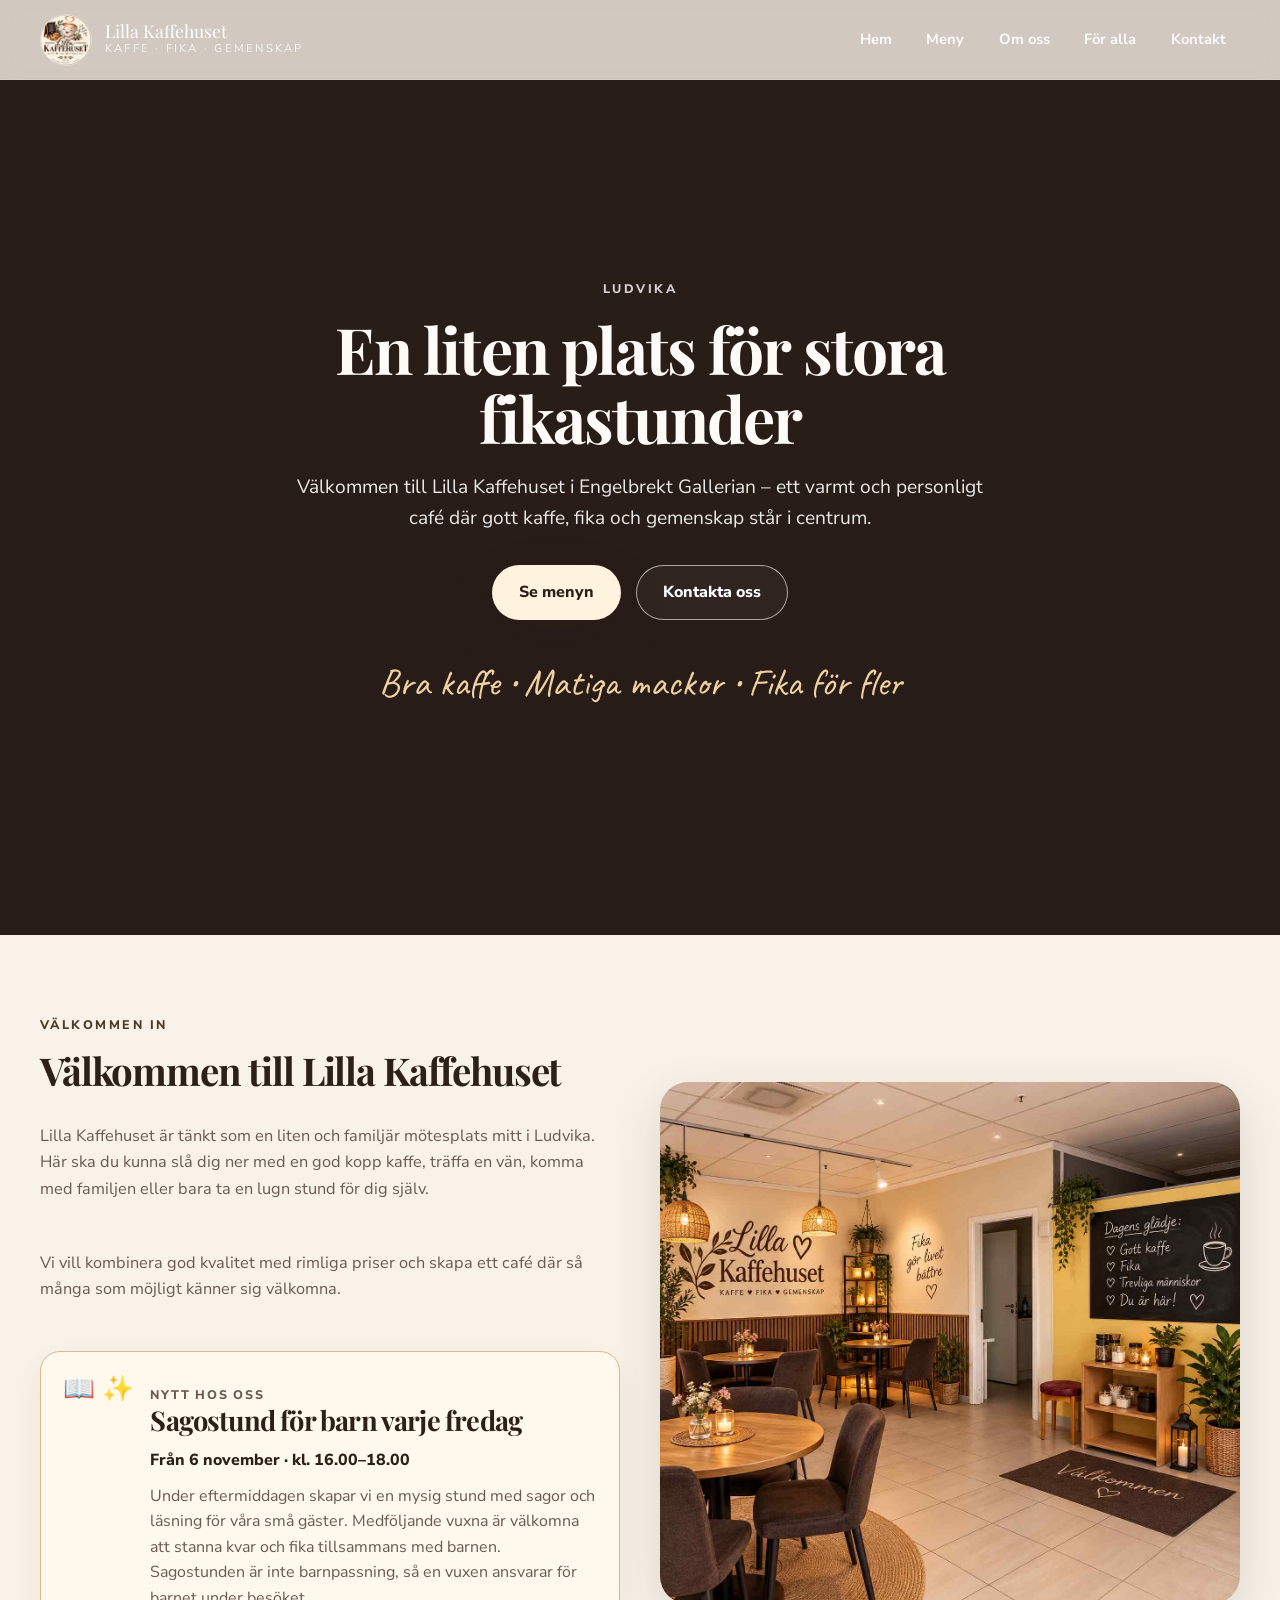
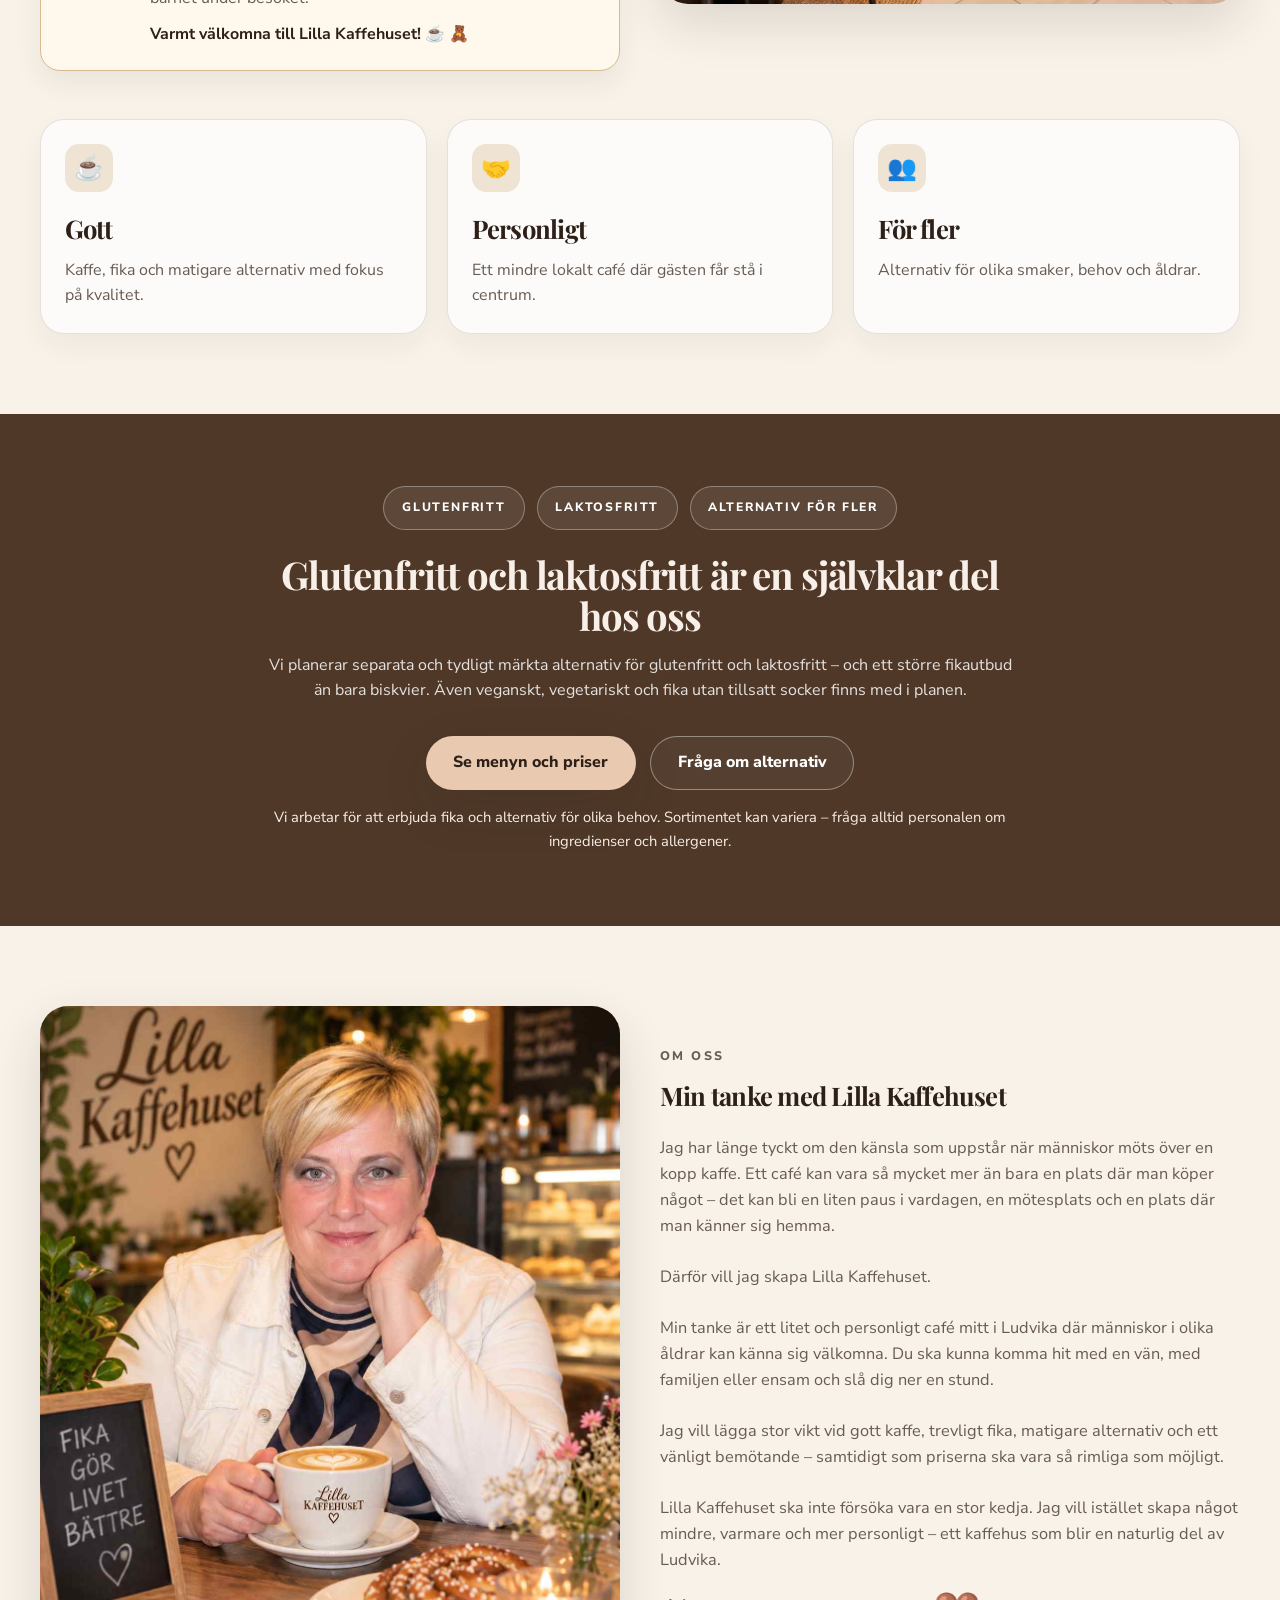
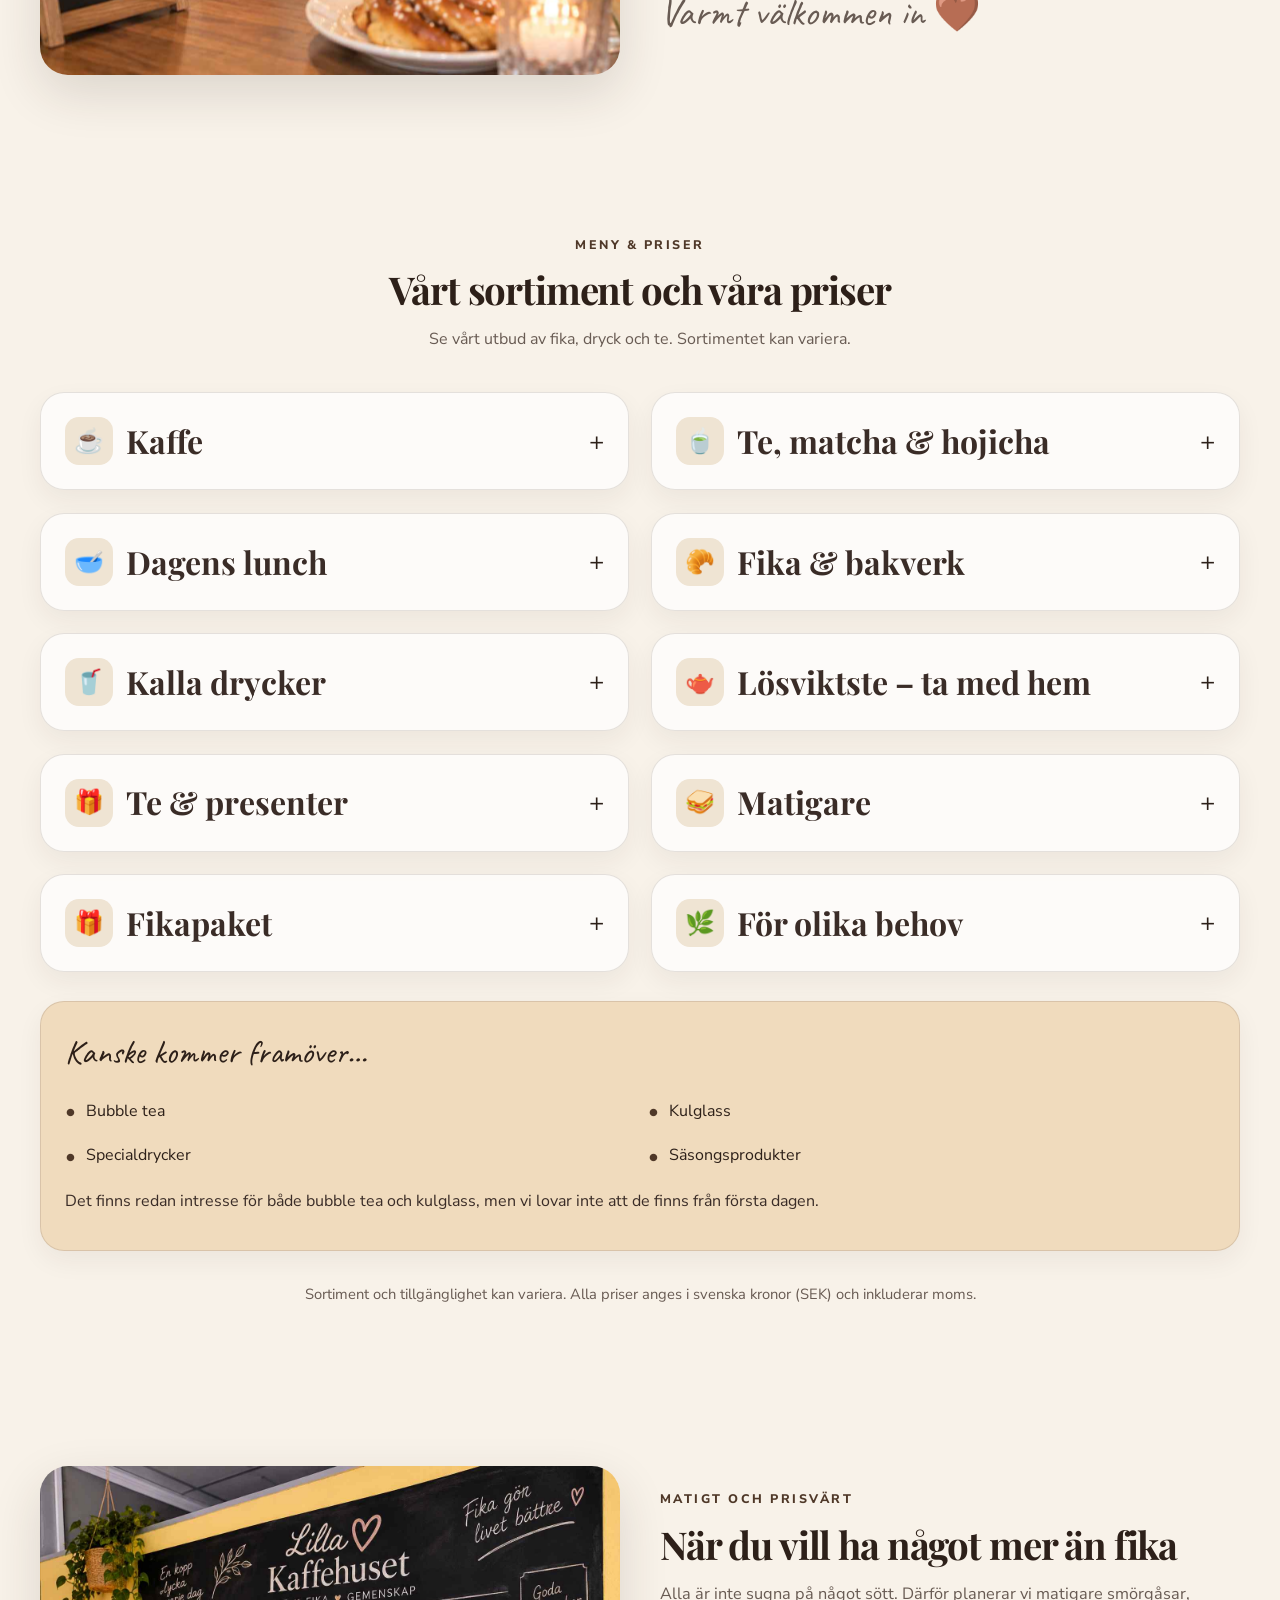
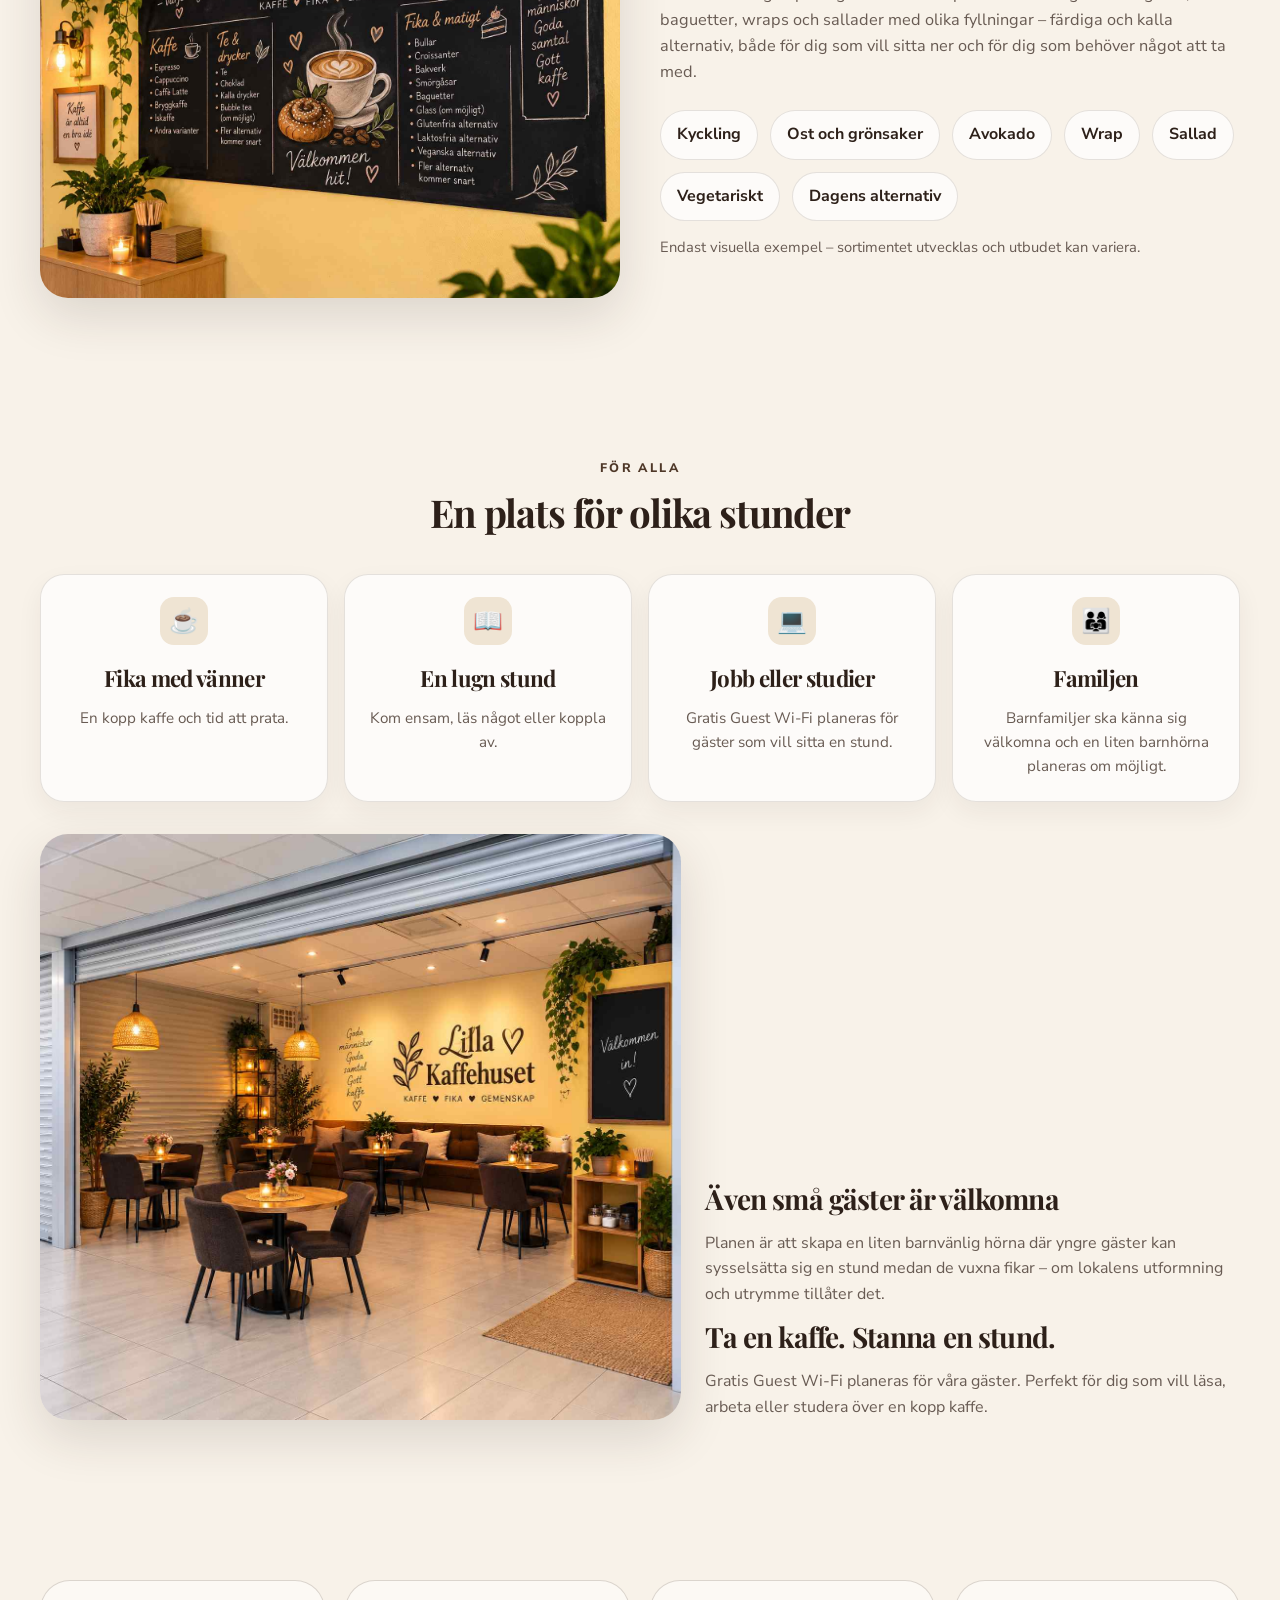
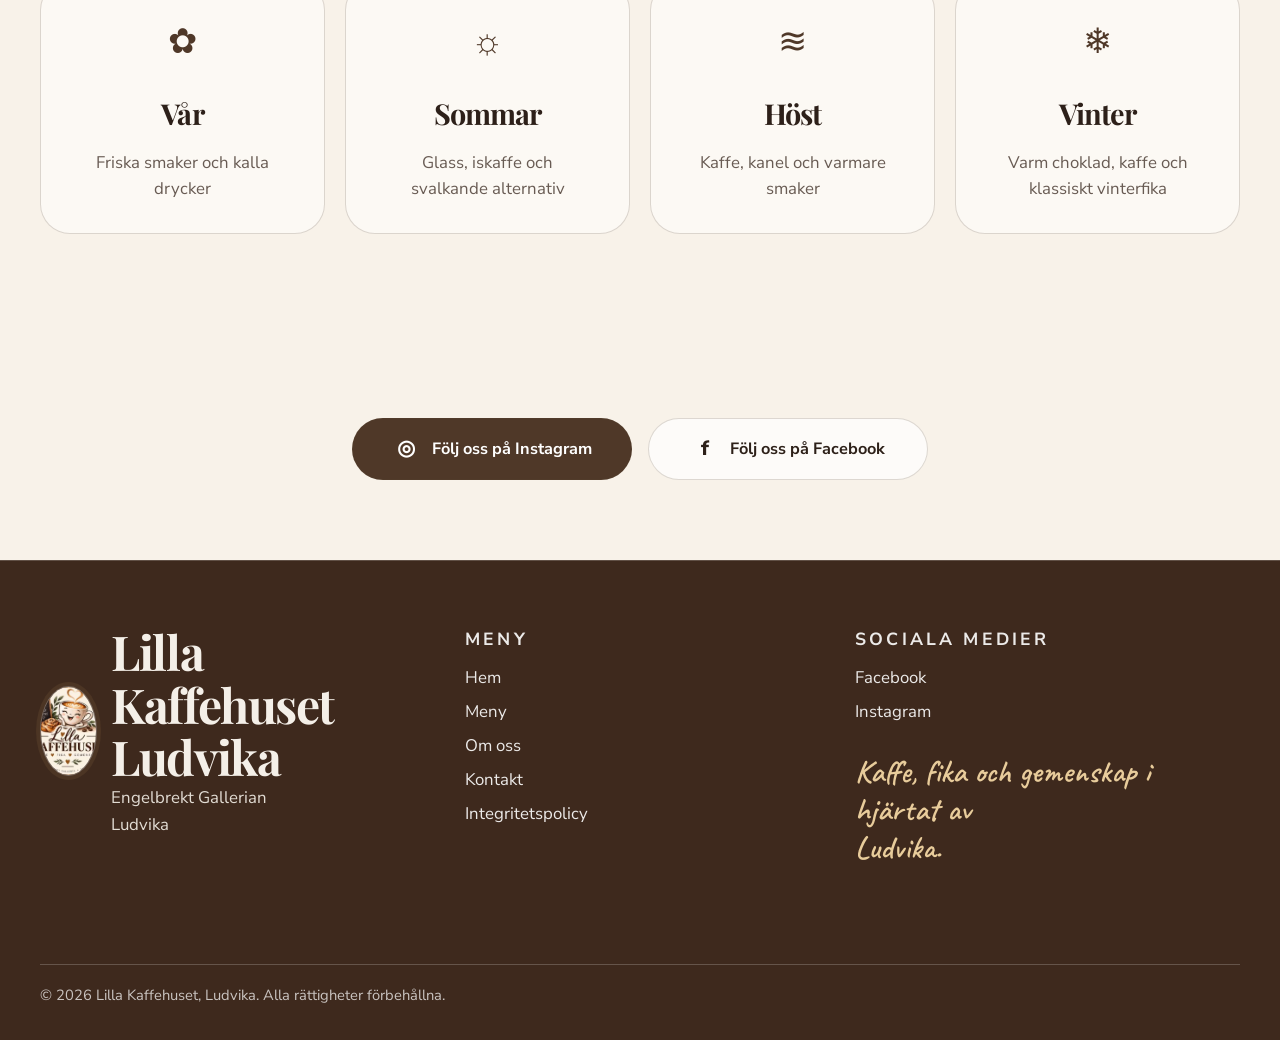
<file: index.html>
<!DOCTYPE html>
<html lang="sv-SE">
  <head>
    <meta charset="UTF-8" />
    <meta name="viewport" content="width=device-width, initial-scale=1.0" />
    <meta http-equiv="X-UA-Compatible" content="IE=edge" />
    <meta
      name="description"
      content="Lilla Kaffehuset i Engelbrekt Gallerian i Ludvika erbjuder kaffe, fika, smörgåsar och ett varmt caféutbud för familjer, vänner och studerande."
    />
    <meta
      name="keywords"
      content="Lilla Kaffehuset, café Ludvika, kaffe Ludvika, fika Ludvika, Engelbrekt Gallerian, café i Ludvika, god fika, smörgåsar i Ludvika"
    />
    <meta name="robots" content="index, follow, max-image-preview:large, max-snippet:-1, max-video-preview:-1" />
    <meta name="theme-color" content="#4f3828" />
    <meta name="author" content="Lilla Kaffehuset" />
    <meta property="og:type" content="website" />
    <meta property="og:locale" content="sv_SE" />
    <meta property="og:title" content="Lilla Kaffehuset | Café, fika och kaffe i Ludvika" />
    <meta
      property="og:description"
      content="Hitta ett varmt café i Ludvika med kaffe, fika, matigare alternativ och en personlig atmosfär i Engelbrekt Gallerian."
    />
    <meta property="og:site_name" content="Lilla Kaffehuset" />
    <meta property="og:image" content="./src/assets/logo.jpg" />
    <meta name="twitter:card" content="summary_large_image" />
    <meta name="twitter:title" content="Lilla Kaffehuset | Café, fika och kaffe i Ludvika" />
    <meta
      name="twitter:description"
      content="Café och fika i Engelbrekt Gallerian, Ludvika – goda drycker, smakfullt bakverk och plats för gemenskap."
    />
    <meta name="twitter:image" content="./src/assets/logo.jpg" />
    <title>Lilla Kaffehuset | Café, fika och kaffe i Ludvika</title>
    <link rel="icon" type="image/jpeg" href="./src/assets/logo.jpg" />
    <link rel="preconnect" href="https://fonts.googleapis.com" />
    <link rel="preconnect" href="https://fonts.gstatic.com" crossorigin />
    <link
      href="https://fonts.googleapis.com/css2?family=Caveat:wght@400;600;700&family=Nunito+Sans:wght@400;600;700;800&family=Playfair+Display:wght@600;700;800&display=swap"
      rel="stylesheet"
    />
    <link rel="stylesheet" href="styles.css" />
    <script type="application/ld+json">
      {
        "@context": "https://schema.org",
        "@type": "CafeOrCoffeeShop",
        "name": "Lilla Kaffehuset",
        "description": "Café i Engelbrekt Gallerian i Ludvika med kaffe, fika, smörgåsar och ett varmt, personligt bemötande.",
        "areaServed": "Ludvika",
        "address": {
          "@type": "PostalAddress",
          "addressLocality": "Ludvika",
          "streetAddress": "Engelbrekt Gallerian"
        },
        "servesCuisine": "Swedish",
        "sameAs": [
          "https://www.instagram.com/lillakaffehuset",
          "https://www.facebook.com/profile.php?id=61594835073064"
        ],
        "image": "./src/assets/logo.jpg"
      }
    </script>
  </head>
  <body>
    <header class="site-header">
      <div class="container nav-wrap">
        <a class="brand" href="#hem" aria-label="Lilla Kaffehuset, till toppen">
          <img src="./src/assets/logo.jpg" alt="Lilla Kaffehuset logotyp" />
          <div>
            <span class="brand-name">Lilla Kaffehuset</span>
            <span class="brand-tag">Kaffe · Fika · Gemenskap</span>
          </div>
        </a>

        <button class="menu-toggle" type="button" aria-expanded="false" aria-controls="main-navigation">
          <span class="menu-toggle-label">Meny</span>
          <span class="menu-toggle-icon" aria-hidden="true"><span></span><span></span><span></span></span>
        </button>

        <nav id="main-navigation" class="main-nav" aria-label="Huvudmeny">
          <a href="#hem">Hem</a>
          <a href="#meny">Meny</a>
          <a href="#om-oss">Om oss</a>
          <a href="#for-alla">För alla</a>
          <a href="#kontakt">Kontakt</a>
        </nav>
      </div>
    </header>

    <main>
      <section id="hem" class="hero">
        <video
          class="hero-video"
          src="./src/assets/hero-video.mp4"
          autoplay
          muted
          loop
          playsinline
          aria-hidden="true"
        ></video>
        <div class="hero-overlay"></div>
        <div class="container hero-content">
          <p class="eyebrow light">Ludvika</p>
          <h1>En liten plats för stora fikastunder</h1>
          <p class="lead">
            Välkommen till Lilla Kaffehuset i Engelbrekt Gallerian – ett varmt och personligt café
            där gott kaffe, fika och gemenskap står i centrum.
          </p>
          <div class="hero-actions">
            <a class="button primary" href="#meny">Se menyn</a>
            <a class="button secondary" href="#kontakt">Kontakta oss</a>
          </div>
          <p class="signature">Bra kaffe • Matiga mackor • Fika för fler</p>
        </div>
      </section>

      <section class="welcome section-light">
        <div class="container two-col">
          <div>
            <p class="eyebrow">Välkommen in</p>
            <h2>Välkommen till Lilla Kaffehuset</h2>
            <div class="copy-block">
              <p>
                Lilla Kaffehuset är tänkt som en liten och familjär mötesplats mitt i Ludvika. Här
                ska du kunna slå dig ner med en god kopp kaffe, träffa en vän, komma med familjen
                eller bara ta en lugn stund för dig själv.
              </p>
              <p>
                Vi vill kombinera god kvalitet med rimliga priser och skapa ett café där så många
                som möjligt känner sig välkomna.
              </p>
            </div>

            <aside class="storytime-notice" aria-labelledby="storytime-title">
              <div class="storytime-icons" aria-hidden="true">📖 ✨</div>
              <div>
                <p class="storytime-label">Nytt hos oss</p>
                <h3 id="storytime-title">Sagostund för barn varje fredag</h3>
                <p class="storytime-time">
                  Från <time datetime="2026-11-06">6 november</time> · kl. 16.00–18.00
                </p>
                <p>
                  Under eftermiddagen skapar vi en mysig stund med sagor och läsning för våra små
                  gäster. Medföljande vuxna är välkomna att stanna kvar och fika tillsammans med
                  barnen. Sagostunden är inte barnpassning, så en vuxen ansvarar för barnet under
                  besöket.
                </p>
                <p class="storytime-welcome">Varmt välkomna till Lilla Kaffehuset! ☕ 🧸</p>
              </div>
            </aside>
          </div>

          <div class="photo-card">
            <img src="./src/assets/interior.jpg" alt="Mysig sittdel med runda träbord och levande ljus" loading="lazy" decoding="async" />
          </div>
        </div>

        <div class="container values-grid">
          <article class="info-card">
            <span class="icon">☕</span>
            <h3>Gott</h3>
            <p>Kaffe, fika och matigare alternativ med fokus på kvalitet.</p>
          </article>
          <article class="info-card">
            <span class="icon">🤝</span>
            <h3>Personligt</h3>
            <p>Ett mindre lokalt café där gästen får stå i centrum.</p>
          </article>
          <article class="info-card">
            <span class="icon">👥</span>
            <h3>För fler</h3>
            <p>Alternativ för olika smaker, behov och åldrar.</p>
          </article>
        </div>
      </section>

      <section id="for-alla" class="free-from">
        <div class="container center-block">
          <ul class="tag-list" aria-label="Alternativ för olika behov">
            <li>GLUTENFRITT</li>
            <li>LAKTOSFRITT</li>
            <li>ALTERNATIV FÖR FLER</li>
          </ul>
          <h2>Glutenfritt och laktosfritt är en självklar del hos oss</h2>
          <p>
            Vi planerar separata och tydligt märkta alternativ för glutenfritt och laktosfritt –
            och ett större fikautbud än bara biskvier. Även veganskt, vegetariskt och fika utan
            tillsatt socker finns med i planen.
          </p>
          <div class="hero-actions center">
            <a class="button primary alt" href="#meny">Se menyn och priser</a>
            <a class="button secondary alt" href="#kontakt">Fråga om alternativ</a>
          </div>
          <p class="small-note">
            Vi arbetar för att erbjuda fika och alternativ för olika behov. Sortimentet kan variera –
            fråga alltid personalen om ingredienser och allergener.
          </p>
        </div>
      </section>

      <section id="om-oss" class="story-section section-light">
        <div class="container story-grid">
          <div class="story-image">
            <img src="./src/assets/owner.jpg" alt="Ägaren till Lilla Kaffehuset sitter vid ett bord med en caffe latte och kanelbullar" loading="lazy" decoding="async" />
          </div>

          <div class="story-copy">
            <p class="eyebrow">Om oss</p>
            <h2>Min tanke med Lilla Kaffehuset</h2>
            <div class="copy-block">
              <p>
                Jag har länge tyckt om den känsla som uppstår när människor möts över en kopp kaffe.
                Ett café kan vara så mycket mer än bara en plats där man köper något – det kan bli
                en liten paus i vardagen, en mötesplats och en plats där man känner sig hemma.
              </p>
              <p>Därför vill jag skapa Lilla Kaffehuset.</p>
              <p>
                Min tanke är ett litet och personligt café mitt i Ludvika där människor i olika
                åldrar kan känna sig välkomna. Du ska kunna komma hit med en vän, med familjen eller
                ensam och slå dig ner en stund.
              </p>
              <p>
                Jag vill lägga stor vikt vid gott kaffe, trevligt fika, matigare alternativ och ett
                vänligt bemötande – samtidigt som priserna ska vara så rimliga som möjligt.
              </p>
              <p>
                Lilla Kaffehuset ska inte försöka vara en stor kedja. Jag vill istället skapa något
                mindre, varmare och mer personligt – ett kaffehus som blir en naturlig del av
                Ludvika.
              </p>
            </div>
            <p class="welcome-signature">Varmt välkommen in 🤎</p>
          </div>
        </div>
      </section>

      <section id="meny" class="menu section-light">
        <div class="container">
          <div class="section-head">
            <p class="eyebrow">Meny &amp; priser</p>
            <h2>Vårt sortiment och våra priser</h2>
            <p>Se vårt utbud av fika, dryck och te. Sortimentet kan variera.</p>
          </div>

          <div class="menu-grid">
            <details class="menu-card" name="menu-prices">
              <summary class="menu-card-head">
                <span class="mini-icon">☕</span>
                <span class="menu-card-title">Kaffe</span>
              </summary>
              <ul>
                <li><span>Bryggkaffe</span><strong>35 kr</strong></li>
                <li><span>Espresso enkel</span><strong>30 kr</strong></li>
                <li><span>Espresso dubbel</span><strong>39 kr</strong></li>
                <li><span>Espresso macchiato</span><strong>35 kr</strong></li>
                <li><span>Cortado</span><strong>42 kr</strong></li>
                <li><span>Americano</span><strong>39 kr</strong></li>
                <li><span>Cappuccino</span><strong>49 kr</strong></li>
                <li><span>Flat White</span><strong>49 kr</strong></li>
                <li><span>Caffè Latte</span><strong>49 kr</strong></li>
                <li><span>Latte Macchiato</span><strong>52 kr</strong></li>
                <li><span>Smaksatt Latte</span><strong>55 kr</strong></li>
                <li><span>Caffè Mocha</span><strong>59 kr</strong></li>
              </ul>
              <p class="menu-note">En gratis påtår ingår vid köp av bryggkaffe på plats.</p>
            </details>

            <details class="menu-card" name="menu-prices">
              <summary class="menu-card-head">
                <span class="mini-icon">🍵</span>
                <span class="menu-card-title">Te, matcha &amp; hojicha</span>
              </summary>
              <ul>
                <li class="menu-group-label"><span>Svart te</span></li>
                <li><span>Earl of Organic (svart te)</span><strong>39 kr</strong></li>
                <li><span>Dancing Queen (svart te)</span><strong>39 kr</strong></li>
                <li class="menu-group-label"><span>Grönt te</span></li>
                <li><span>Lively Luke (grönt te)</span><strong>39 kr</strong></li>
                <li><span>Miss Saigon (grönt te)</span><strong>35 kr</strong></li>
                <li class="menu-group-label"><span>Rooibos &amp; fruktte</span></li>
                <li><span>Scarlet Wimbledon (rooibos)</span><strong>39 kr</strong></li>
                <li><span>Amber Cactus (rooibos)</span><strong>39 kr</strong></li>
                <li><span>Radiant Rose (fruktte)</span><strong>39 kr</strong></li>
                <li class="menu-group-label"><span>Julte</span></li>
                <li><span>Vinteräpple (julte)</span><strong>39 kr</strong></li>
                <li><span>Glöggte (julte)</span><strong>39 kr</strong></li>
                <li><span>Julkärlek (julte)</span><strong>39 kr</strong></li>
                <li class="menu-group-label"><span>Matcha &amp; hojicha</span></li>
                <li><span>Matcha Latte</span><strong>59 kr</strong></li>
                <li><span>Iced Matcha Latte</span><strong>65 kr</strong></li>
                <li><span>Hojicha – rostat grönt te</span><strong>45 kr</strong></li>
                <li><span>Hojicha Latte</span><strong>59 kr</strong></li>
                <li><span>Iced Hojicha Latte</span><strong>65 kr</strong></li>
              </ul>
              <p class="menu-note">Te serveras hos oss. Priserna inkluderar moms.</p>
            </details>

            <details class="menu-card" name="menu-prices">
              <summary class="menu-card-head">
                <span class="mini-icon">🥣</span>
                <span class="menu-card-title">Dagens lunch</span>
              </summary>
              <ul>
                <li class="menu-item-with-description">
                  <span>
                    <b>Kycklingsoppa med krutonger</b>
                    <small>Varm kycklingsoppa med grönsaker och krispiga krutonger.</small>
                  </span>
                  <strong>89 kr</strong>
                </li>
                <li class="menu-item-with-description">
                  <span>
                    <b>Lunchpaket</b>
                    <small>Kycklingsoppa med krutonger + valfri liten sötsak: mini-kanelbulle eller chokladboll.</small>
                  </span>
                  <strong>99 kr</strong>
                </li>
              </ul>
              <p class="menu-note">Lunch serveras kl. 11.00–14.00.</p>
            </details>

            <details class="menu-card" name="menu-prices">
              <summary class="menu-card-head">
                <span class="mini-icon">🥐</span>
                <span class="menu-card-title">Fika &amp; bakverk</span>
              </summary>
              <ul>
                <li><span>Gluten- och mjölkfri brownie</span><strong>49 kr</strong></li>
                <li><span>Citroncheesecake</span><strong>55 kr</strong></li>
                <li><span>Vegansk passionscheesecake</span><strong>55 kr</strong></li>
                <li><span>Chokladboll</span><strong>25 kr</strong></li>
                <li><span>Chokladmoussetårta</span><strong>55 kr</strong></li>
                <li><span>Gluten- och laktosfri chokladtårta</span><strong>59 kr</strong></li>
                <li><span>Gluten- och mjölkfri hallonmuffins</span><strong>39 kr</strong></li>
                <li><span>Kanelbulle, liten (35 g)</span><strong>25 kr</strong></li>
                <li><span>Kärleksmums</span><strong>39 kr</strong></li>
                <li><span>Morotskaka – Gray's</span><strong>45 kr</strong></li>
                <li><span>Glutenfri morotskaka – Delicato</span><strong>45 kr</strong></li>
                <li><span>Vegansk morotskaka</span><strong>45 kr</strong></li>
                <li><span>Red Velvet-tårta</span><strong>59 kr</strong></li>
                <li><span>Vegansk brownie med salt karamell och nötter</span><strong>59 kr</strong></li>
                <li><span>Croissant</span><strong>32 kr</strong></li>
                <li><span>Pain au chocolat</span><strong>35 kr</strong></li>
                <li><span>Dagens kaka/bakverk</span><strong>35–45 kr</strong></li>
                <li><span>Glutenfritt bakverk</span><strong>35–45 kr</strong></li>
                <li><span>Laktosfritt bakverk</span><strong>35–45 kr</strong></li>
              </ul>
              <p class="menu-note">Priserna inkluderar moms. Fråga personalen om allergener.</p>
            </details>

            <details class="menu-card" name="menu-prices">
              <summary class="menu-card-head">
                <span class="mini-icon">🥤</span>
                <span class="menu-card-title">Kalla drycker</span>
              </summary>
              <ul>
                <li><span>Coca-Cola Original 33 cl</span><strong>29 kr</strong></li>
                <li><span>Coca-Cola Zero 33 cl</span><strong>29 kr</strong></li>
                <li><span>Coca-Cola Original 50 cl</span><strong>35 kr</strong></li>
                <li><span>Coca-Cola Zero 50 cl</span><strong>36 kr</strong></li>
                <li><span>Fanta Exotic Zero 33 cl</span><strong>29 kr</strong></li>
                <li><span>Fanta Orange Zero 33 cl</span><strong>29 kr</strong></li>
                <li><span>Fanta Orange Zero 50 cl</span><strong>35 kr</strong></li>
                <li><span>Sprite Zero 33 cl</span><strong>29 kr</strong></li>
                <li><span>MER Apelsin 33 cl</span><strong>29 kr</strong></li>
                <li><span>MER Päron 33 cl</span><strong>29 kr</strong></li>
                <li><span>Bonaqua Naturell 33 cl</span><strong>25 kr</strong></li>
                <li><span>Monster Energy 50 cl</span><strong>39 kr</strong></li>
                <li><span>Monster Ultra 50 cl</span><strong>39 kr</strong></li>
              </ul>
              <p class="menu-note">Priserna inkluderar moms och pant.</p>
            </details>

            <details class="menu-card" name="menu-prices">
              <summary class="menu-card-head">
                <span class="mini-icon">🫖</span>
                <span class="menu-card-title">Lösviktste – ta med hem</span>
              </summary>
              <ul>
                <li><span>Earl of Organic (100 g / 250 g)</span><strong>99 / 229 kr</strong></li>
                <li><span>Dancing Queen (100 g / 250 g)</span><strong>79 / 179 kr</strong></li>
                <li><span>Lively Luke (100 g / 250 g)</span><strong>89 / 199 kr</strong></li>
                <li><span>Miss Saigon (100 g / 250 g)</span><strong>79 / 179 kr</strong></li>
                <li><span>Scarlet Wimbledon (100 g / 250 g)</span><strong>89 / 199 kr</strong></li>
                <li><span>Amber Cactus (100 g / 250 g)</span><strong>95 / 219 kr</strong></li>
                <li><span>Radiant Rose (100 g / 250 g)</span><strong>85 / 189 kr</strong></li>
                <li><span>Vinteräpple (100 g / 250 g)</span><strong>85 / 189 kr</strong></li>
                <li><span>Glöggte (100 g / 250 g)</span><strong>79 / 179 kr</strong></li>
                <li><span>Julkärlek (100 g / 250 g)</span><strong>85 / 189 kr</strong></li>
              </ul>
              <p class="menu-note">Priserna visas för 100 g respektive 250 g och inkluderar moms.</p>
            </details>

            <details class="menu-card" name="menu-prices">
              <summary class="menu-card-head">
                <span class="mini-icon">🎁</span>
                <span class="menu-card-title">Te &amp; presenter</span>
              </summary>
              <ul>
                <li><span>Rudolph Organic (80 g)</span><strong>99 kr</strong></li>
                <li><span>Red Wine Santa Organic (80 g)</span><strong>99 kr</strong></li>
                <li><span>Gathering of Friends – tekalender</span><strong>299 kr</strong></li>
              </ul>
              <p class="menu-note">Priserna inkluderar moms.</p>
            </details>

            <details class="menu-card" name="menu-prices">
              <summary class="menu-card-head">
                <span class="mini-icon">🥪</span>
                <span class="menu-card-title">Matigare</span>
              </summary>
              <ul>
                <li><span>Smörgås</span><strong>49–59 kr</strong></li>
                <li><span>Baguette</span><strong>59–69 kr</strong></li>
                <li><span>Wrap</span><strong>59–69 kr</strong></li>
                <li><span>Sallad</span><strong>69–79 kr</strong></li>
              </ul>
              <p class="menu-note">Färdiga och kalla alternativ med olika fyllningar, även vegetariskt. Går även bra att ta med.</p>
            </details>

            <details class="menu-card" name="menu-prices">
              <summary class="menu-card-head">
                <span class="mini-icon">🎁</span>
                <span class="menu-card-title">Fikapaket</span>
              </summary>
              <ul>
                <li><span>Bryggkaffe + kanelbulle</span><strong>55 kr</strong></li>
              </ul>
              <p class="menu-note">Fler kombinationer kan komma att erbjudas.</p>
            </details>

            <details class="menu-card" name="menu-prices">
              <summary class="menu-card-head">
                <span class="mini-icon">🌿</span>
                <span class="menu-card-title">För olika behov</span>
              </summary>
              <ul>
                <li><span>Glutenfria alternativ</span><strong>GLUTENFRITT</strong></li>
                <li><span>Laktosfria alternativ</span><strong>LAKTOSFRITT</strong></li>
                <li><span>Mjölkfria och veganska alternativ</span><strong></strong></li>
                <li><span>Vegetariska alternativ</span><strong></strong></li>
                <li><span>Fika utan tillsatt socker</span><strong></strong></li>
                <li><span>Alternativ som passar flera behov samtidigt när det är möjligt</span><strong></strong></li>
              </ul>
              <p class="menu-note">Fråga gärna personalen om innehåll och allergener. Sortiment och tillgänglighet kan variera.</p>
            </details>
          </div>

          <div class="future-box">
            <p class="future-title">Kanske kommer framöver…</p>
            <ul>
              <li>Bubble tea</li>
              <li>Kulglass</li>
              <li>Specialdrycker</li>
              <li>Säsongsprodukter</li>
            </ul>
            <p>
              Det finns redan intresse för både bubble tea och kulglass, men vi lovar inte att de
              finns från första dagen.
            </p>
          </div>

          <p class="menu-footer-copy">
            Sortiment och tillgänglighet kan variera. Alla priser anges i svenska kronor (SEK)
            och inkluderar moms.
          </p>
        </div>
      </section>

      <section class="feature section-light">
        <div class="container two-col feature-grid">
          <div class="photo-card">
            <img src="./src/assets/chalkboard.jpg" alt="Handskriven meny på tavlan med kaffe och fika" loading="lazy" decoding="async" />
          </div>

          <div>
            <p class="eyebrow">Matigt och prisvärt</p>
            <h2>När du vill ha något mer än fika</h2>
            <p class="copy-block">
              Alla är inte sugna på något sött. Därför planerar vi matigare smörgåsar, baguetter,
              wraps och sallader med olika fyllningar – färdiga och kalla alternativ, både för dig
              som vill sitta ner och för dig som behöver något att ta med.
            </p>
            <ul class="chip-list">
              <li>Kyckling</li>
              <li>Ost och grönsaker</li>
              <li>Avokado</li>
              <li>Wrap</li>
              <li>Sallad</li>
              <li>Vegetariskt</li>
              <li>Dagens alternativ</li>
            </ul>
            <p class="small-copy">Endast visuella exempel – sortimentet utvecklas och utbudet kan variera.</p>
          </div>
        </div>
      </section>

      <section class="moments section-light">
        <div class="container">
          <div class="section-head narrow">
            <p class="eyebrow">För alla</p>
            <h2>En plats för olika stunder</h2>
          </div>

          <div class="moments-grid">
            <article class="moment-card">
              <span class="moment-icon">☕</span>
              <h3>Fika med vänner</h3>
              <p>En kopp kaffe och tid att prata.</p>
            </article>
            <article class="moment-card">
              <span class="moment-icon">📖</span>
              <h3>En lugn stund</h3>
              <p>Kom ensam, läs något eller koppla av.</p>
            </article>
            <article class="moment-card">
              <span class="moment-icon">💻</span>
              <h3>Jobb eller studier</h3>
              <p>Gratis Guest Wi-Fi planeras för gäster som vill sitta en stund.</p>
            </article>
            <article class="moment-card">
              <span class="moment-icon">👨‍👩‍👧</span>
              <h3>Familjen</h3>
              <p>Barnfamiljer ska känna sig välkomna och en liten barnhörna planeras om möjligt.</p>
            </article>
          </div>

          <div class="moments-lower">
            <div class="story-image large">
              <img src="./src/assets/seating.jpg" alt="Sittplatser med soffa och små bord på caféet" loading="lazy" decoding="async" />
            </div>
            <div class="moments-copy">
              <h3>Även små gäster är välkomna</h3>
              <p>
                Planen är att skapa en liten barnvänlig hörna där yngre gäster kan sysselsätta sig
                en stund medan de vuxna fikar – om lokalens utformning och utrymme tillåter det.
              </p>
              <h3>Ta en kaffe. Stanna en stund.</h3>
              <p>
                Gratis Guest Wi-Fi planeras för våra gäster. Perfekt för dig som vill läsa, arbeta
                eller studera över en kopp kaffe.
              </p>
            </div>
          </div>
        </div>
      </section>

      <section class="seasons section-light">
        <div class="container">
          <div class="season-grid">
            <article class="season-card">
              <div class="season-icon" aria-hidden="true">✿</div>
              <h3>Vår</h3>
              <p>Friska smaker och kalla drycker</p>
            </article>
            <article class="season-card">
              <div class="season-icon" aria-hidden="true">☼</div>
              <h3>Sommar</h3>
              <p>Glass, iskaffe och svalkande alternativ</p>
            </article>
            <article class="season-card">
              <div class="season-icon" aria-hidden="true">≋</div>
              <h3>Höst</h3>
              <p>Kaffe, kanel och varmare smaker</p>
            </article>
            <article class="season-card">
              <div class="season-icon" aria-hidden="true">❄</div>
              <h3>Vinter</h3>
              <p>Varm choklad, kaffe och klassiskt vinterfika</p>
            </article>
          </div>
        </div>
      </section>

      <section class="social section-light">
        <div class="container social-wrap">
          <div class="social-links">
            <a
              href="https://www.instagram.com/lillakaffehuset?utm_source=ig_web_button_share_sheet&rpxt=ZDNlZDc0MzIxNw=="
              class="social-link dark"
              target="_blank"
              rel="noopener noreferrer"
              aria-label="Följ Lilla Kaffehuset på Instagram"
            >
              <span aria-hidden="true">◎</span>
              Följ oss på Instagram
            </a>
            <a
              href="https://www.facebook.com/profile.php?id=61594835073064"
              class="social-link light"
              target="_blank"
              rel="noopener noreferrer"
              aria-label="Följ Lilla Kaffehuset på Facebook"
            >
              <span aria-hidden="true">f</span>
              Följ oss på Facebook
            </a>
          </div>
      
        </div>
      </section>

    </main>

    <footer id="kontakt" class="site-footer">
      <div class="container footer-archive">
        <div class="footer-brand-block">
          <div class="brand-badge">
            <img src="./src/assets/logo.jpg" alt="Lilla Kaffehusets logotyp" />
          </div>
          <div class="footer-brand-copy">
            <h3>Lilla Kaffehuset Ludvika</h3>
            <address>
              <p>Engelbrekt Gallerian</p>
              <p>Ludvika</p>
            </address>
          </div>
        </div>

        <div class="footer-nav-block">
          <h4>MENY</h4>
          <nav class="footer-nav" aria-label="Sidfotsmeny">
            <a href="#hem">Hem</a>
            <a href="#meny">Meny</a>
            <a href="#om-oss">Om oss</a>
            <a href="#kontakt">Kontakt</a>
            <a href="privacy.html">Integritetspolicy</a>
          </nav>
        </div>

        <div class="footer-social-block">
          <h4>SOCIALA MEDIER</h4>
          <ul class="footer-social-list">
            <li>
              <a
                href="https://www.facebook.com/profile.php?id=61594835073064"
                target="_blank"
                rel="noopener noreferrer"
              >
                Facebook
              </a>
            </li>
            <li>
              <a
                href="https://www.instagram.com/lillakaffehuset?utm_source=ig_web_button_share_sheet&rpxt=ZDNlZDc0MzIxNw=="
                target="_blank"
                rel="noopener noreferrer"
              >
                Instagram
              </a>
            </li>
          </ul>
          <p class="footer-script">Kaffe, fika och gemenskap i hjärtat av<br />Ludvika.</p>
        </div>
      </div>

      <div class="container copyright-wrap">
        <div class="copyright">
          © 2026 Lilla Kaffehuset, Ludvika. Alla rättigheter förbehållna.
        </div>
      </div>
    </footer>

    <script>
      const menuToggle = document.querySelector(".menu-toggle");
      const mainNavigation = document.querySelector("#main-navigation");

      menuToggle.addEventListener("click", () => {
        const isOpen = menuToggle.getAttribute("aria-expanded") === "true";
        menuToggle.setAttribute("aria-expanded", String(!isOpen));
        mainNavigation.classList.toggle("is-open", !isOpen);
      });

      mainNavigation.querySelectorAll("a").forEach((link) => {
        link.addEventListener("click", () => {
          menuToggle.setAttribute("aria-expanded", "false");
          mainNavigation.classList.remove("is-open");
        });
      });
    </script>
  </body>
</html>
</file>
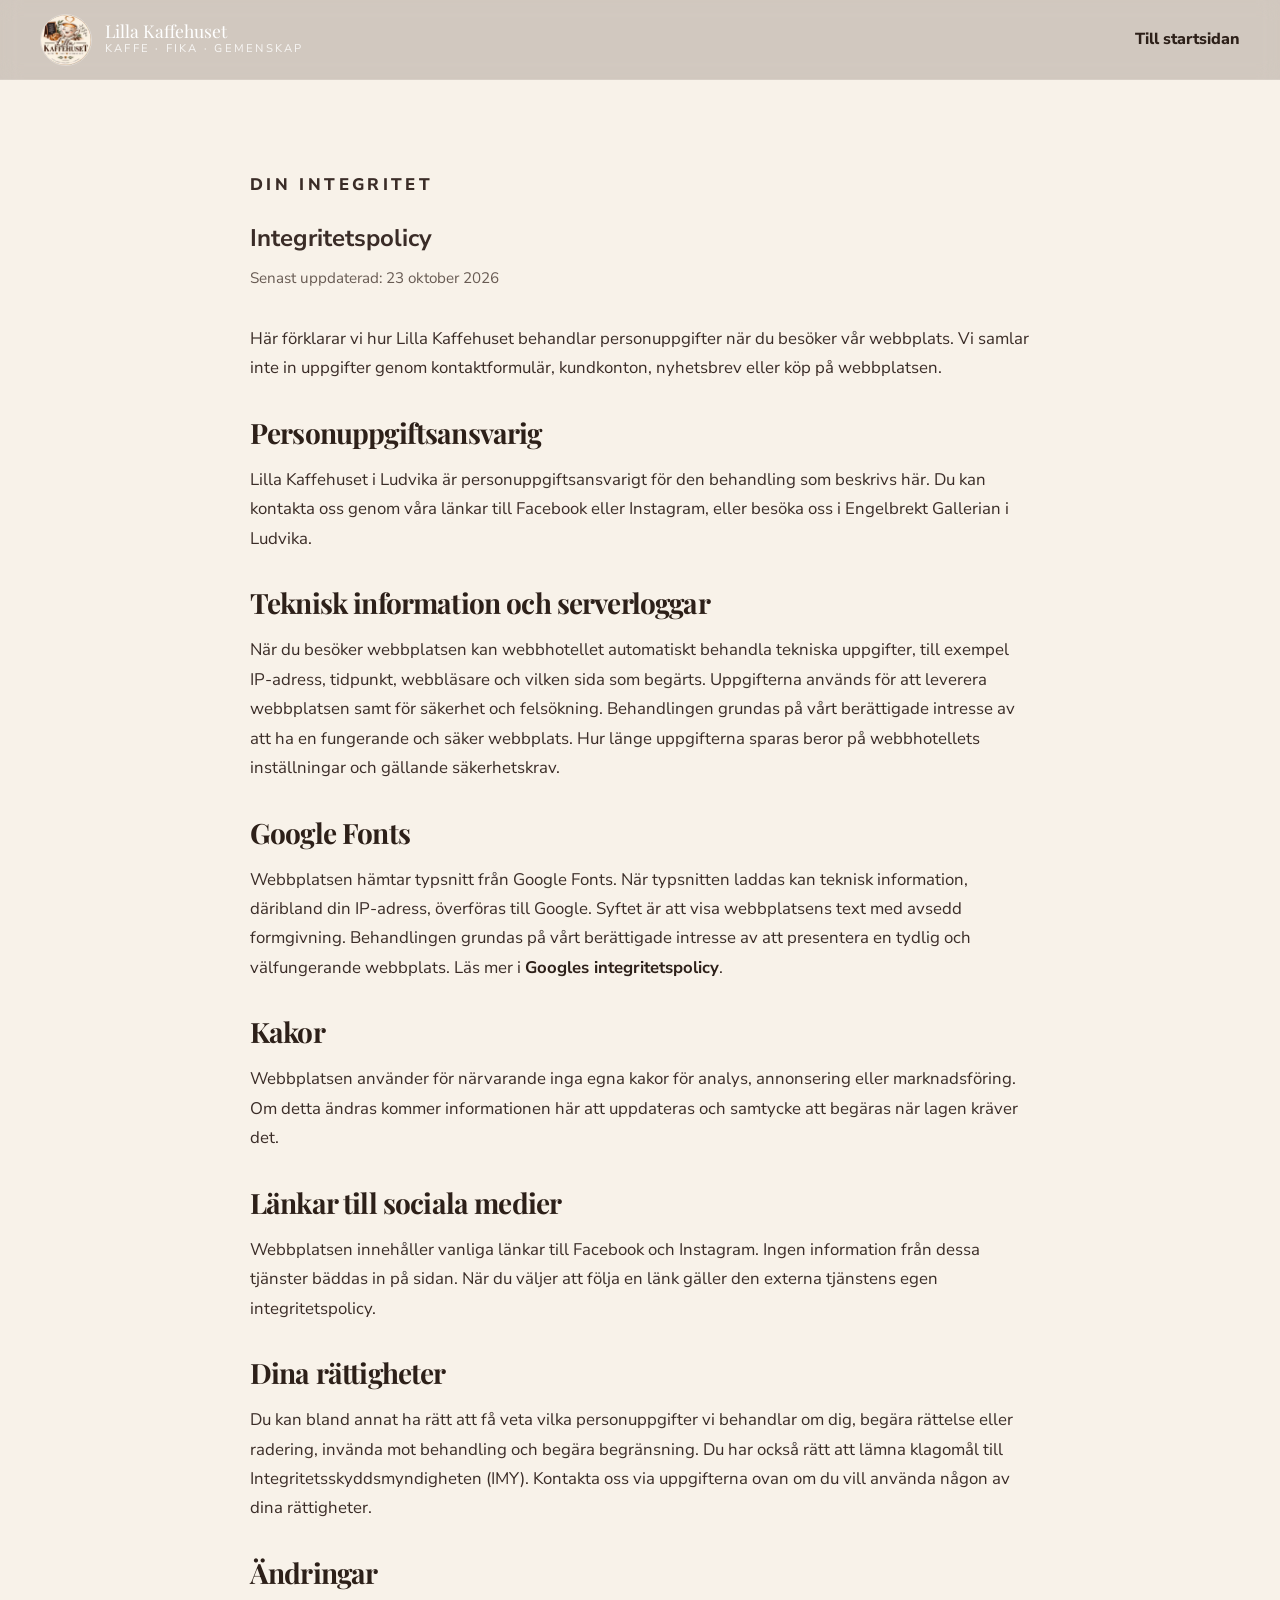
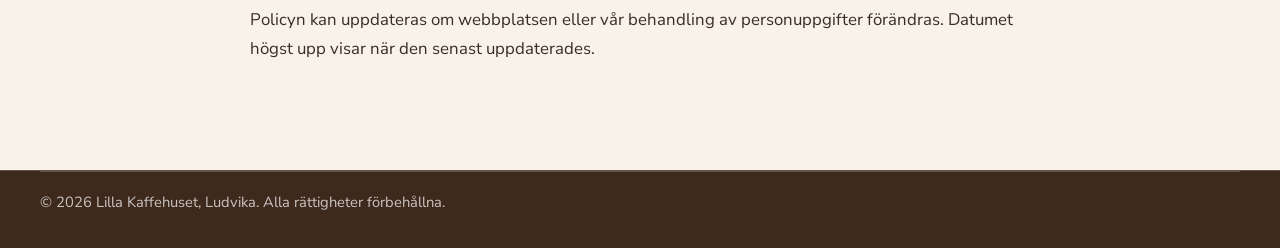
<file: privacy.html>
<!DOCTYPE html>
<html lang="sv-SE">
  <head>
    <meta charset="UTF-8" />
    <meta name="viewport" content="width=device-width, initial-scale=1.0" />
    <meta name="description" content="Information om hur Lilla Kaffehuset behandlar personuppgifter på webbplatsen." />
    <meta name="robots" content="index, follow" />
    <meta name="theme-color" content="#4f3828" />
    <title>Integritetspolicy | Lilla Kaffehuset</title>
    <link rel="icon" type="image/jpeg" href="./src/assets/logo.jpg" />
    <link rel="preconnect" href="https://fonts.googleapis.com" />
    <link rel="preconnect" href="https://fonts.gstatic.com" crossorigin />
    <link
      href="https://fonts.googleapis.com/css2?family=Caveat:wght@400;600;700&family=Nunito+Sans:wght@400;600;700;800&family=Playfair+Display:wght@600;700;800&display=swap"
      rel="stylesheet"
    />
    <link rel="stylesheet" href="styles.css" />
  </head>
  <body>
    <header class="site-header">
      <div class="container nav-wrap">
        <a class="brand" href="index.html" aria-label="Lilla Kaffehuset, till startsidan">
          <img src="./src/assets/logo.jpg" alt="Lilla Kaffehuset logotyp" />
          <div>
            <span class="brand-name">Lilla Kaffehuset</span>
            <span class="brand-tag">Kaffe · Fika · Gemenskap</span>
          </div>
        </a>
        <a class="privacy-back-link" href="index.html">Till startsidan</a>
      </div>
    </header>

    <main class="privacy-page">
      <article class="container privacy-content">
        <p class="eyebrow">Din integritet</p>
        <h1>Integritetspolicy</h1>
        <p class="privacy-updated">Senast uppdaterad: 23 oktober 2026</p>

        <p>
          Här förklarar vi hur Lilla Kaffehuset behandlar personuppgifter när du besöker vår
          webbplats. Vi samlar inte in uppgifter genom kontaktformulär, kundkonton, nyhetsbrev eller
          köp på webbplatsen.
        </p>

        <h2>Personuppgiftsansvarig</h2>
        <p>
          Lilla Kaffehuset i Ludvika är personuppgiftsansvarigt för den behandling som beskrivs här.
          Du kan kontakta oss genom våra länkar till Facebook eller Instagram, eller besöka oss i
          Engelbrekt Gallerian i Ludvika.
        </p>

        <h2>Teknisk information och serverloggar</h2>
        <p>
          När du besöker webbplatsen kan webbhotellet automatiskt behandla tekniska uppgifter, till
          exempel IP-adress, tidpunkt, webbläsare och vilken sida som begärts. Uppgifterna används
          för att leverera webbplatsen samt för säkerhet och felsökning. Behandlingen grundas på vårt
          berättigade intresse av att ha en fungerande och säker webbplats. Hur länge uppgifterna
          sparas beror på webbhotellets inställningar och gällande säkerhetskrav.
        </p>

        <h2>Google Fonts</h2>
        <p>
          Webbplatsen hämtar typsnitt från Google Fonts. När typsnitten laddas kan teknisk
          information, däribland din IP-adress, överföras till Google. Syftet är att visa webbplatsens
          text med avsedd formgivning. Behandlingen grundas på vårt berättigade intresse av att
          presentera en tydlig och välfungerande webbplats. Läs mer i
          <a href="https://policies.google.com/privacy" target="_blank" rel="noopener noreferrer">Googles integritetspolicy</a>.
        </p>

        <h2>Kakor</h2>
        <p>
          Webbplatsen använder för närvarande inga egna kakor för analys, annonsering eller
          marknadsföring. Om detta ändras kommer informationen här att uppdateras och samtycke att
          begäras när lagen kräver det.
        </p>

        <h2>Länkar till sociala medier</h2>
        <p>
          Webbplatsen innehåller vanliga länkar till Facebook och Instagram. Ingen information från
          dessa tjänster bäddas in på sidan. När du väljer att följa en länk gäller den externa
          tjänstens egen integritetspolicy.
        </p>

        <h2>Dina rättigheter</h2>
        <p>
          Du kan bland annat ha rätt att få veta vilka personuppgifter vi behandlar om dig, begära
          rättelse eller radering, invända mot behandling och begära begränsning. Du har också rätt
          att lämna klagomål till Integritetsskyddsmyndigheten (IMY). Kontakta oss via uppgifterna
          ovan om du vill använda någon av dina rättigheter.
        </p>

        <h2>Ändringar</h2>
        <p>
          Policyn kan uppdateras om webbplatsen eller vår behandling av personuppgifter förändras.
          Datumet högst upp visar när den senast uppdaterades.
        </p>
      </article>
    </main>

    <footer class="site-footer privacy-footer">
      <div class="container copyright-wrap">
        <div class="copyright">© 2026 Lilla Kaffehuset, Ludvika. Alla rättigheter förbehållna.</div>
      </div>
    </footer>
  </body>
</html>
</file>
<file: styles.css>
:root {
  --bg: #f8f2e9;
  --panel: #fffdf8;
  --surface: #efe4d3;
  --primary: #4f3828;
  --primary-dark: #2d2019;
  --secondary: #d9b38d;
  --soft: #f1e1c8;
  --sage: #6d8b6a;
  --coffee: #3a2a22;
  --text: #3a2c27;
  --muted: #685b53;
  --border: rgba(77, 56, 45, 0.14);
  --shadow: 0 18px 50px rgba(48, 36, 29, 0.14);
  --radius-lg: 28px;
  --radius-md: 18px;
  --container: 1200px;
}

* {
  box-sizing: border-box;
}

html {
  scroll-behavior: smooth;
}

body {
  margin: 0;
  font-family: "Nunito Sans", sans-serif;
  background: var(--bg);
  color: var(--text);
  line-height: 1.6;
}

a {
  color: inherit;
  text-decoration: none;
}

img {
  max-width: 100%;
  display: block;
}

.container {
  width: min(var(--container), calc(100% - 2rem));
  margin: 0 auto;
}

.section-light {
  background: var(--bg);
}

.site-header {
  position: sticky;
  top: 0;
  z-index: 20;
  background: rgba(56, 37, 29, 0.2);
  backdrop-filter: blur(10px);
  border-bottom: 1px solid rgba(255, 255, 255, 0.12);
}

.nav-wrap {
  position: relative;
  display: flex;
  align-items: center;
  justify-content: space-between;
  gap: 1rem;
  padding: 0.85rem 0;
}

.brand {
  display: flex;
  align-items: center;
  gap: 0.8rem;
  min-width: 0;
}

.brand img {
  width: 52px;
  height: 52px;
  object-fit: cover;
  border-radius: 50%;
  border: 1px solid rgba(255, 255, 255, 0.3);
}

.brand-name {
  display: block;
  font-family: "Playfair Display", serif;
  font-size: 1.1rem;
  line-height: 1.1;
  color: #fff;
}

.brand-tag {
  display: block;
  font-size: 0.7rem;
  letter-spacing: 0.2em;
  text-transform: uppercase;
  color: rgba(255, 255, 255, 0.82);
}

.main-nav {
  display: flex;
  align-items: center;
  justify-content: flex-end;
  flex-wrap: wrap;
  gap: 0.35rem;
}

.main-nav a {
  display: inline-flex;
  align-items: center;
  justify-content: center;
  padding: 0.7rem 0.9rem;
  border-radius: 999px;
  color: rgba(255, 255, 255, 0.92);
  font-size: 0.92rem;
  font-weight: 700;
  transition: background 0.2s ease;
}

.main-nav a:hover,
.main-nav a:focus-visible {
  background: rgba(255, 255, 255, 0.08);
}

.menu-toggle {
  display: none;
  border: 1px solid rgba(255, 255, 255, 0.3);
  border-radius: 999px;
  padding: 0.6rem 0.8rem;
  background: rgba(45, 32, 25, 0.3);
  color: #fff;
  font: inherit;
  font-weight: 800;
  cursor: pointer;
}

.menu-toggle-label {
  margin-right: 0.55rem;
}

.menu-toggle-icon {
  display: inline-flex;
  flex-direction: column;
  gap: 3px;
  vertical-align: middle;
}

.menu-toggle-icon span {
  display: block;
  width: 17px;
  height: 2px;
  border-radius: 999px;
  background: currentColor;
}

.hero {
  position: relative;
  min-height: 95vh;
  display: flex;
  align-items: center;
  overflow: hidden;
  background: #2d2019;
}

.hero-video {
  position: absolute;
  inset: 0;
  width: 100%;
  height: 100%;
  object-fit: cover;
  display: block;
  filter: saturate(0.8) contrast(1.05);
}

.hero-overlay {
  position: absolute;
  inset: 0;
  background: linear-gradient(180deg, rgba(38, 27, 23, 0.56), rgba(38, 27, 23, 0.82));
}

.hero-content {
  position: relative;
  z-index: 1;
  text-align: center;
  padding: 6rem 0 5rem;
  color: #fdf9f4;
}

.eyebrow {
  margin: 0 0 0.9rem;
  font-size: 0.78rem;
  letter-spacing: 0.2em;
  text-transform: uppercase;
  font-weight: 800;
  color: var(--primary);
}

.eyebrow.light {
  color: rgba(255, 255, 255, 0.8);
}

.hero h1,
h2,
h3 {
  margin: 0;
  font-family: "Playfair Display", serif;
  letter-spacing: -0.03em;
  color: var(--primary-dark);
}

.hero h1 {
  max-width: 800px;
  margin: 0 auto;
  color: #fffaf6;
  font-size: clamp(2.8rem, 5vw, 5rem);
  line-height: 1.08;
}

.lead {
  max-width: 700px;
  margin: 1.25rem auto 0;
  font-size: clamp(1.05rem, 1.5vw, 1.2rem);
  color: rgba(255, 255, 255, 0.9);
}

.hero-actions {
  display: flex;
  justify-content: center;
  align-items: center;
  flex-wrap: wrap;
  gap: 0.9rem;
  margin-top: 2rem;
}

.hero-actions.center {
  justify-content: center;
}

.button {
  display: inline-flex;
  align-items: center;
  justify-content: center;
  min-height: 48px;
  padding: 0.85rem 1.65rem;
  border-radius: 999px;
  border: 1px solid transparent;
  font-weight: 800;
  transition: transform 0.2s ease, opacity 0.2s ease;
}

.button:hover,
.button:focus-visible {
  transform: translateY(-1px);
}

.button.primary {
  background: #fef3df;
  color: var(--primary-dark);
  box-shadow: var(--shadow);
}

.button.secondary {
  border-color: rgba(255, 255, 255, 0.6);
  color: #fff;
  background: rgba(255, 255, 255, 0.04);
}

.button.primary.alt {
  background: #e9cab0;
}

.button.secondary.alt {
  color: #fff;
  border-color: rgba(255, 255, 255, 0.4);
}

.signature {
  margin-top: 2rem;
  font-family: "Caveat", cursive;
  font-size: clamp(2rem, 3vw, 2.8rem);
  color: #f0d1a1;
}

.welcome,
.story-section,
.menu,
.feature,
.moments,
.seasons,
.social,
.visit {
  padding: 5rem 0;
}

.two-col,
.story-grid,
.visit-grid,
.footer-grid {
  display: grid;
  grid-template-columns: repeat(2, minmax(0, 1fr));
  gap: 2.5rem;
  align-items: center;
}

.copy-block {
  margin-top: 1rem;
  display: grid;
  gap: 1rem;
  color: var(--muted);
  font-size: 1.02rem;
}

.storytime-notice {
  display: grid;
  grid-template-columns: auto 1fr;
  gap: 1rem;
  margin-top: 2rem;
  padding: 1.4rem;
  border: 1px solid #d9b98f;
  border-radius: 20px;
  background: #fff8ec;
  box-shadow: 0 12px 28px rgba(62, 42, 31, 0.07);
}

.storytime-icons {
  font-size: 1.6rem;
  line-height: 1.2;
  white-space: nowrap;
}

.storytime-label {
  margin: 0 0 0.25rem;
  color: var(--primary);
  font-size: 0.78rem;
  font-weight: 800;
  letter-spacing: 0.14em;
  text-transform: uppercase;
}

.storytime-notice h3 {
  margin: 0;
  color: var(--primary-dark);
  font-family: "Playfair Display", serif;
  font-size: clamp(1.35rem, 2.3vw, 1.7rem);
  line-height: 1.2;
}

.storytime-notice p {
  margin: 0.65rem 0 0;
  color: var(--muted);
  line-height: 1.6;
}

.storytime-notice .storytime-time {
  color: var(--primary-dark);
  font-weight: 800;
}

.storytime-notice .storytime-welcome {
  color: var(--primary-dark);
  font-weight: 700;
}

@media (max-width: 480px) {
  .storytime-notice {
    grid-template-columns: 1fr;
  }
}

h2 {
  font-size: clamp(2.1rem, 3vw, 3rem);
  line-height: 1.08;
}

.photo-card,
.story-image,
.map-box {
  border-radius: var(--radius-lg);
  overflow: hidden;
  box-shadow: var(--shadow);
}

.photo-card img,
.story-image img,
.map-box img {
  width: 100%;
  height: 100%;
  min-height: 350px;
  object-fit: cover;
  display: block;
}

.values-grid {
  display: grid;
  grid-template-columns: repeat(3, minmax(0, 1fr));
  gap: 1.25rem;
  margin-top: 3rem;
}

.info-card {
  background: rgba(255, 255, 255, 0.7);
  border: 1px solid var(--border);
  border-radius: 24px;
  padding: 1.5rem;
  box-shadow: 0 12px 28px rgba(62, 42, 31, 0.05);
}

.icon,
.moment-icon,
.mini-icon {
  display: inline-flex;
  align-items: center;
  justify-content: center;
  width: 48px;
  height: 48px;
  border-radius: 14px;
  background: var(--surface);
  font-size: 1.5rem;
}

.info-card h3,
.moment-card h3,
.story-copy h2 {
  margin-top: 1rem;
  font-size: 1.6rem;
}

.info-card p,
.moment-card p,
.story-copy p,
.moments-copy p {
  margin: 0.55rem 0 0;
  color: var(--muted);
}

.free-from {
  background: var(--primary);
  padding: 4.5rem 0;
  color: #f7f0ea;
}

.center-block {
  text-align: center;
}

.center-block h2,
.center-block p,
.center-block .small-note {
  color: #f8efe8;
}

.center-block h2 {
  max-width: 780px;
  margin: 0 auto;
  font-size: clamp(2.2rem, 3vw, 3.2rem);
}

.center-block p {
  max-width: 760px;
  margin: 1rem auto 0;
  color: rgba(255, 255, 255, 0.85);
}

.tag-list {
  list-style: none;
  padding: 0;
  margin: 0 0 1.5rem;
  display: flex;
  justify-content: center;
  flex-wrap: wrap;
  gap: 0.75rem;
}

.tag-list li {
  border: 1px solid rgba(255, 255, 255, 0.32);
  background: rgba(255, 255, 255, 0.08);
  color: #fff;
  border-radius: 999px;
  padding: 0.7rem 1.1rem;
  font-weight: 800;
  letter-spacing: 0.15em;
  font-size: 0.76rem;
}

.small-note,
.social-note,
.small-copy,
.visit-intro,
.menu-footer-copy {
  font-size: 0.92rem;
  color: var(--muted);
}

.story-copy {
  max-width: 620px;
}

.welcome-signature {
  margin-top: 1.25rem;
  font-family: "Caveat", cursive;
  font-size: clamp(2rem, 3vw, 2.6rem);
  color: var(--primary);
}

.section-head {
  max-width: 760px;
  margin: 0 auto 2.5rem;
  text-align: center;
}

.section-head.narrow {
  max-width: 820px;
}

.section-head p:last-child {
  margin: 1rem auto 0;
  color: var(--muted);
}

.menu-grid {
  display: grid;
  grid-template-columns: repeat(2, minmax(0, 1fr));
  align-items: start;
  gap: 1.4rem;
}

.menu-card,
.future-box,
.mini-card,
.contact-card,
.moment-card,
.season-card {
  background: rgba(255, 255, 255, 0.7);
  border: 1px solid var(--border);
  border-radius: 24px;
  box-shadow: 0 10px 26px rgba(48, 36, 29, 0.06);
}

.menu-card {
  padding: 1.5rem;
}

.menu-card-head {
  display: flex;
  align-items: center;
  gap: 0.8rem;
  margin-bottom: 0;
}

summary.menu-card-head {
  cursor: pointer;
  list-style: none;
}

summary.menu-card-head::-webkit-details-marker {
  display: none;
}

summary.menu-card-head::after {
  content: "+";
  margin-left: auto;
  color: var(--primary-dark);
  font-size: 1.6rem;
  line-height: 1;
}

.menu-card[open] > summary.menu-card-head {
  margin-bottom: 0.9rem;
}

.menu-card[open] > summary.menu-card-head::after {
  content: "−";
}

summary.menu-card-head:focus-visible {
  outline: 3px solid var(--primary);
  outline-offset: 5px;
  border-radius: 4px;
}

.menu-card-title {
  font-family: "Playfair Display", serif;
  font-size: 2rem;
  font-weight: 700;
  line-height: 1.2;
}

.menu-card ul {
  list-style: none;
  padding: 0;
  margin: 0;
  display: grid;
  gap: 0.8rem;
}

.menu-card li {
  display: flex;
  align-items: baseline;
  justify-content: space-between;
  gap: 1rem;
  padding-bottom: 0.6rem;
  border-bottom: 1px solid rgba(52, 38, 31, 0.08);
}

.menu-card li:last-child {
  border-bottom: 0;
  padding-bottom: 0;
}

.menu-card li span {
  color: var(--muted);
}

.menu-card li strong {
  font-size: 0.95rem;
  color: var(--primary-dark);
}

.menu-card li.menu-group-label {
  margin-top: 0.45rem;
  padding-bottom: 0.35rem;
  border-bottom-color: var(--border);
}

.menu-card li.menu-group-label:first-child {
  margin-top: 0;
}

.menu-card li.menu-group-label span {
  color: var(--primary-dark);
  font-family: "Playfair Display", serif;
  font-weight: 700;
}

.menu-card li.menu-item-with-description {
  align-items: flex-start;
}

.menu-item-with-description > span {
  display: grid;
  gap: 0.25rem;
}

.menu-item-with-description b {
  color: var(--text);
}

.menu-item-with-description small {
  max-width: 34rem;
  line-height: 1.45;
}

.menu-item-with-description strong {
  flex: 0 0 auto;
}

.menu-note {
  margin-top: 1rem;
  color: var(--muted);
  font-size: 0.9rem;
}

.future-box {
  margin-top: 1.8rem;
  padding: 1.5rem 1.5rem 1.2rem;
  background: rgba(232, 195, 146, 0.5);
}

.future-title {
  margin: 0 0 1rem;
  font-family: "Caveat", cursive;
  font-size: clamp(2rem, 2.6vw, 2.7rem);
  color: var(--primary-dark);
}

.future-box ul {
  list-style: none;
  display: grid;
  grid-template-columns: repeat(2, minmax(0, 1fr));
  gap: 0.7rem 1rem;
  padding: 0;
  margin: 0 0 1rem;
}

.future-box li {
  display: flex;
  align-items: center;
  gap: 0.6rem;
  color: var(--primary-dark);
}

.future-box li::before {
  content: "•";
  color: var(--primary);
  font-size: 1.3rem;
}

.menu-footer-copy {
  max-width: 720px;
  margin: 2rem auto 0;
  text-align: center;
}

.feature-grid {
  align-items: center;
}

.chip-list {
  list-style: none;
  margin: 1.5rem 0 0;
  padding: 0;
  display: flex;
  flex-wrap: wrap;
  gap: 0.75rem;
}

.chip-list li {
  border: 1px solid var(--border);
  background: rgba(255, 255, 255, 0.7);
  border-radius: 999px;
  padding: 0.7rem 1rem;
  font-weight: 700;
  color: var(--primary-dark);
}

.moments-grid {
  display: grid;
  grid-template-columns: repeat(4, minmax(0, 1fr));
  gap: 1rem;
  margin-top: 1rem;
}

.moment-card {
  padding: 1.4rem 1.1rem;
  text-align: center;
}

.moment-card h3 {
  font-size: 1.4rem;
}

.moment-card p {
  font-size: 0.95rem;
}

.moments-lower {
  display: grid;
  grid-template-columns: 1.2fr 1fr;
  gap: 1.5rem;
  margin-top: 2rem;
  align-items: end;
}

.story-image.large {
  min-height: 420px;
}

.moments-copy h3 {
  font-size: 1.75rem;
  margin-top: 0.5rem;
}

.season-grid {
  display: grid;
  grid-template-columns: repeat(4, minmax(0, 1fr));
  gap: 1.25rem;
  padding: 0 0 1rem;
}

.season-card {
  min-height: 250px;
  padding: 2rem 1.5rem;
  text-align: center;
  background: rgba(255, 255, 255, 0.5);
  border: 1px solid rgba(93, 69, 53, 0.2);
  border-radius: 30px;
  box-shadow: none;
}

.season-icon {
  display: flex;
  align-items: center;
  justify-content: center;
  width: 56px;
  height: 56px;
  margin: 0 auto 1.3rem;
  font-size: 2.2rem;
  color: var(--primary);
  border-radius: 50%;
}

.season-card h3 {
  margin: 0;
  font-size: 1.8rem;
  color: var(--primary-dark);
}

.season-card p {
  margin: 0.9rem auto 0;
  max-width: 210px;
  color: var(--muted);
  font-size: 1.05rem;
  line-height: 1.5;
}

.social-wrap {
  text-align: center;
}

.social-links {
  display: flex;
  justify-content: center;
  flex-wrap: wrap;
  gap: 1rem;
  margin-top: 0.5rem;
}

.social-link {
  display: inline-flex;
  align-items: center;
  justify-content: center;
  gap: 0.7rem;
  min-width: 280px;
  min-height: 62px;
  padding: 0.9rem 1.5rem;
  border-radius: 999px;
  border: 1px solid rgba(92, 69, 52, 0.2);
  font-weight: 700;
  font-size: 1.02rem;
  transition: transform 0.2s ease;
}

.social-link:hover {
  transform: translateY(-1px);
}

.social-link.dark {
  background: var(--primary);
  color: #fff;
}

.social-link.light {
  background: rgba(255, 255, 255, 0.7);
  color: var(--primary-dark);
}

.social-link span {
  display: inline-flex;
  align-items: center;
  justify-content: center;
  width: 28px;
  height: 28px;
  font-size: 1.3rem;
  font-weight: 800;
}

.social-note {
  margin-top: 1rem;
  text-align: center;
}

.visit {
  background: linear-gradient(180deg, #efe5d8 0%, #f8f2e9 100%);
  padding-top: 4rem;
}

.footer-visit {
  background: transparent;
  padding-top: 0;
  margin-top: 0;
}

.visit-head {
  text-align: center;
  margin-bottom: 2.2rem;
}

.visit-head h2 {
  font-size: clamp(2.3rem, 3vw, 3.4rem);
}

.visit-head .visit-intro {
  max-width: 680px;
  margin: 1rem auto 0;
  color: var(--muted);
  font-size: 1.08rem;
}

.visit-grid {
  display: grid;
  grid-template-columns: 1.45fr 0.9fr;
  gap: 1.5rem;
  align-items: stretch;
}

.map-panel {
  border: 1px solid rgba(93, 69, 52, 0.2);
  border-radius: 30px;
  overflow: hidden;
  background: #dfece3;
  box-shadow: var(--shadow);
}

.map-panel img {
  width: 100%;
  height: 100%;
  min-height: 520px;
  object-fit: cover;
  display: block;
}

.visit-side {
  display: grid;
  gap: 1.2rem;
}

.visit-card {
  background: rgba(255, 255, 255, 0.5);
  border: 1px solid rgba(93, 69, 52, 0.2);
  border-radius: 30px;
  min-height: 240px;
  padding: 2rem 1.6rem;
  box-shadow: 0 12px 28px rgba(62, 42, 31, 0.04);
}

.visit-card-icon {
  display: inline-flex;
  align-items: center;
  justify-content: center;
  width: 54px;
  height: 54px;
  border-radius: 50%;
  background: rgba(79, 56, 40, 0.12);
  color: var(--primary-dark);
  font-size: 1.8rem;
  margin-bottom: 0.8rem;
}

.visit-card h3 {
  margin: 0;
  font-size: 2rem;
  color: var(--primary-dark);
}

.visit-card p {
  margin: 0.8rem 0 0;
  color: var(--muted);
  font-size: 1.08rem;
}

.visit-card a {
  display: inline-flex;
  align-items: center;
  justify-content: center;
  min-width: 100%;
  margin-top: 1.2rem;
  padding: 0.9rem 1.2rem;
  border-radius: 999px;
  background: var(--primary);
  color: #fff;
  font-weight: 800;
  text-decoration: none;
}

.place-card {
  padding-bottom: 1.4rem;
}

.time-card {
  min-height: 220px;
}

.site-footer {
  background: #3e291d;
  color: rgba(255, 255, 255, 0.9);
  padding: 0 0 0.25rem;
  border-top: 1px solid rgba(255, 255, 255, 0.18);
}

.footer-archive {
  display: grid;
  grid-template-columns: 1fr;
  gap: 2.4rem;
  align-items: start;
  padding: 2.75rem 0 2.6rem;
}

.footer-brand-block {
  display: flex;
  align-items: center;
  gap: 0.9rem;
  padding-top: 0;
}

.brand-badge {
  width: 90px;
  height: 90px;
  border-radius: 50%;
  overflow: hidden;
  border: 1px solid rgba(255, 255, 255, 0.24);
  background: rgba(255, 255, 255, 0.06);
  box-shadow: 0 0 0 4px rgba(239, 189, 120, 0.08);
}

.brand-badge img {
  width: 100%;
  height: 100%;
  object-fit: cover;
  display: block;
}

.footer-brand-copy h3 {
  margin: 0;
  font-size: clamp(1.85rem, 5vw, 3rem);
  line-height: 1.1;
  color: #f4efe8;
  font-family: "Playfair Display", serif;
  font-weight: 700;
}

address {
  font-style: normal;
}

.footer-brand-copy p,
.footer-brand-copy address p {
  margin: 0.2rem 0 0;
  color: rgba(244, 239, 232, 0.9);
  font-size: 1.05rem;
  line-height: 1.4;
}

.footer-nav-block,
.footer-social-block {
  padding-top: 0;
}

.footer-nav-block h4,
.footer-social-block h4 {
  margin: 0 0 0.9rem;
  font-size: 1.1rem;
  letter-spacing: 0.18em;
  text-transform: uppercase;
  color: rgba(255, 255, 255, 0.9);
  font-weight: 700;
}

.footer-nav {
  display: grid;
  gap: 0.7rem 0;
}

.footer-nav a,
.footer-social-list li {
  color: rgba(255, 255, 255, 0.9);
  font-size: 1.05rem;
  line-height: 1.35;
}

.footer-social-list a {
  color: rgba(255, 255, 255, 0.9);
  text-decoration: none;
}

.footer-social-list a:hover,
.footer-social-list a:focus-visible {
  text-decoration: underline;
}

.footer-social-list {
  list-style: none;
  padding: 0;
  margin: 0;
  display: grid;
  gap: 0.7rem 0;
}

.footer-script {
  margin-top: 1.8rem;
  font-family: "Caveat", cursive;
  font-size: clamp(2rem, 2.2vw, 2.8rem);
  line-height: 1.2;
  color: #e8cc9b;
  font-weight: 600;
}

.copyright-wrap {
  border-top: 1px solid rgba(255, 255, 255, 0.2);
  padding: 1.2rem 0 1.8rem;
}

.copyright {
  color: rgba(255, 255, 255, 0.72);
  font-size: 0.92rem;
}

.privacy-back-link {
  color: var(--primary-dark);
  font-weight: 800;
  text-decoration: none;
}

.privacy-back-link:hover,
.privacy-back-link:focus-visible,
.privacy-content a:hover,
.privacy-content a:focus-visible {
  text-decoration: underline;
}

.privacy-page {
  background: #f8f2e9;
  min-height: calc(100vh - 180px);
  padding: clamp(3rem, 7vw, 6rem) 0;
}

.privacy-content {
  max-width: 780px;
}

.privacy-content h1 {
  margin-bottom: 0.5rem;
}

.privacy-content h2 {
  margin: 2.2rem 0 0.65rem;
  color: var(--primary-dark);
  font-size: clamp(1.35rem, 3vw, 1.75rem);
}

.privacy-content p {
  color: var(--text);
  font-size: 1.05rem;
  line-height: 1.75;
}

.privacy-content a {
  color: var(--primary-dark);
  font-weight: 700;
}

.privacy-updated {
  margin: 0 0 2rem;
  color: var(--muted) !important;
  font-size: 0.95rem !important;
}

.privacy-footer {
  padding-top: 0;
}

@media (min-width: 640px) {
  .footer-archive {
    grid-template-columns: repeat(2, minmax(0, 1fr));
    column-gap: 3rem;
    row-gap: 2.6rem;
    padding-top: 3.25rem;
    padding-bottom: 3rem;
  }

  .footer-brand-block {
    grid-column: 1 / -1;
  }

  .footer-script {
    max-width: 360px;
  }
}

@media (min-width: 960px) {
  .footer-archive {
    grid-template-columns: 1.1fr 1fr 1.1fr;
    gap: 2.5rem;
    padding-top: 4rem;
    padding-bottom: 4rem;
  }

  .footer-brand-block {
    grid-column: auto;
  }
}

@media (max-width: 900px) {
  .two-col,
  .story-grid,
  .visit-grid,
  .footer-grid,
  .menu-grid,
  .moments-grid,
  .season-grid,
  .social-grid,
  .moments-lower,
  .inclusive-grid {
    grid-template-columns: 1fr;
  }

  .values-grid {
    grid-template-columns: 1fr;
  }

}

@media (max-width: 720px) {
  .nav-wrap {
    flex-direction: row;
    align-items: center;
  }

  .menu-toggle {
    display: inline-flex;
    align-items: center;
  }

  .main-nav {
    position: absolute;
    top: calc(100% + 0.65rem);
    right: 0;
    left: 0;
    display: none;
    flex-direction: column;
    align-items: stretch;
    gap: 0.25rem;
    padding: 0.75rem;
    border: 1px solid rgba(255, 255, 255, 0.16);
    border-radius: 18px;
    background: rgba(45, 32, 25, 0.96);
    box-shadow: 0 18px 40px rgba(20, 12, 8, 0.24);
  }

  .main-nav.is-open {
    display: flex;
  }

  .main-nav a {
    justify-content: flex-start;
    border-radius: 12px;
    padding: 0.85rem 1rem;
  }

  .hero {
    min-height: 86vh;
  }

  .hero-content {
    padding-top: 5rem;
  }

  .hero-actions {
    flex-direction: column;
  }

  .button {
    width: 100%;
  }

  .future-box ul {
    grid-template-columns: 1fr;
  }
}
</file>
